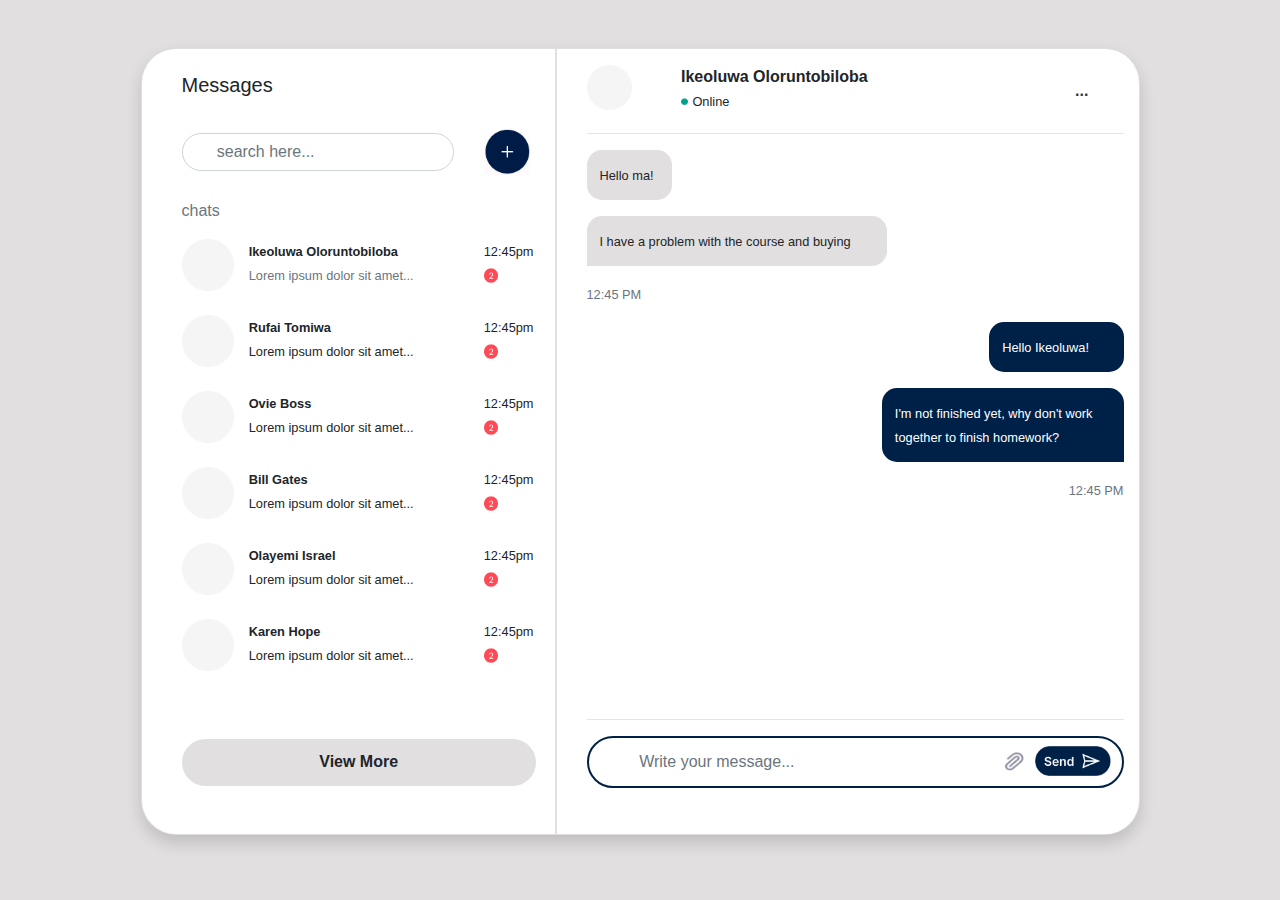
<file: index.html>
<!DOCTYPE html>
<html lang="en">
<head>
    <meta charset="UTF-8">
    <meta http-equiv="X-UA-Compatible" content="IE=edge">
    <meta name="viewport" content="width=device-width, initial-scale=1.0">
    <title>Learnr Chat</title>
    <link rel="stylesheet" href="plugins/fontawesome/css/font-awesome.min.css">
    <link rel="stylesheet" href="plugins/bootstrap/css/bootstrap.css">
    <link rel="stylesheet" href="style.css">
</head>
<body>
    
    <section class="py-5 d-none d-md-block"> 
        <div class="container">
            <div class="card shadow chat-card">

                 <div class="container">
                <div class="row">
                    <div class="col-md-5">
                            <aside class="pb-5 pt-4 chat-aside">
                                <h5>Messages</h5><br>
                                <div class="row pb-4">
                                <div class="col-9"
                                ><input type="text" placeholder="     search here..." class="form-control chat-input mt-1">
                            </div>
                                <div class="col-3">
                                    <img src="img/chat-bg.png" alt="" width="65%" class=""> 
                                </div>
                                </div>
                
                                <p class="text-secondary">chats</p>
                                    <div class="row pb-4">
                                <div class="col-md-2">
                                    <img src="img/chat-pic.png" alt="" width="140%">
                                </div>
                                <div class="col-md-7">
                                    <small><b>Ikeoluwa Oloruntobiloba</b></small> <br>
                                    <small class="text-secondary">Lorem ipsum dolor sit amet...</small>
                                </div>
                                <div class="col-md-3">
                                     <small>12:45pm</small> <br>
                                     <img src="img/chat-rect.png" alt="" width="20%">
                                </div>
                                    </div>

                
                                    <div class="row pb-4">
                                        <div class="col-md-2">
                                            <img src="img/chat-pic.png" alt="" width="140%">
                                        </div>
                                        <div class="col-md-7">
                                            <small><b>Rufai Tomiwa</b></small> <br>
                                            <small>Lorem ipsum dolor sit amet...</small>
                                        </div>
                                        <div class="col-md-3">
                                             <small>12:45pm</small> <br>
                                             <img src="img/chat-rect.png" alt="" width="20%">
                                        </div>
                                            </div>
                
                                            <div class="row pb-4">
                                                <div class="col-md-2">
                                                    <img src="img/chat-pic.png" alt="" width="140%">
                                                </div>
                                                <div class="col-md-7">
                                                    <small><b>Ovie Boss</b></small> <br>
                                                    <small>Lorem ipsum dolor sit amet...</small>
                                                </div>
                                                <div class="col-md-3">
                                                     <small>12:45pm</small> <br>
                                                     <img src="img/chat-rect.png" alt=""  width="20%">
                                                </div>
                                                    </div>
                
                                                    <div class="row pb-4">
                                                        <div class="col-md-2">
                                                            <img src="img/chat-pic.png" alt="" width="140%">
                                                        </div>
                                                        <div class="col-md-7">
                                                            <small><b>Bill Gates</b></small> <br>
                                                            <small>Lorem ipsum dolor sit amet...</small>
                                                        </div>
                                                        <div class="col-md-3">
                                                            <small>12:45pm</small> <br>
                                                            <img src="img/chat-rect.png" alt=""  width="20%">
                                                       </div>
                                                            </div>
                                         
                
                                            <div class="row pb-4">
                                                <div class="col-md-2">
                                                    <img src="img/chat-pic.png" alt="" width="140%">
                                                </div>
                                                <div class="col-md-7">
                                                    <small><b>Olayemi Israel</b></small> <br>
                                                    <small>Lorem ipsum dolor sit amet...</small>
                                                </div>
                                                <div class="col-md-3">
                                                    <small>12:45pm</small> <br>
                                                    <img src="img/chat-rect.png" alt=""  width="20%">
                                               </div>
                                                    </div>
                            
                
                                    <div class="row pb-5">
                                        <div class="col-md-2">
                                            <img src="img/chat-pic.png" alt="" width="140%">
                                        </div>
                                        <div class="col-md-7">
                                            <small><b>Karen Hope</b></small> <br>
                                            <small>Lorem ipsum dolor sit amet...</small>
                                        </div>
                                        <div class="col-md-3 pb-4">
                                            <small>12:45pm</small> <br>
                                            <img src="img/chat-rect.png" alt=""  width="20%">
                                       </div>
                                            </div>
                
                
                                            <input type="submit" value="View More" class="form-control btn btn-chat" />
                          
                            </aside>
                        </div>
                        <div class="col-md-7 pt-3">
                            <div class="row chat-ike">
                                <div class="col-md-2">
                                    <img src="img/chat-pic.png" alt="" width="70%">
                                </div>
                                <div class="col-md-8">
                                    <b>Ikeoluwa Oloruntobiloba</b><br>
                                    <img src="img/chat-indi.png" alt="" width="2%"> <small>Online</small> 
                                </div>
                                <div class="col-md-2 chat-dropdown">
                                    <a href="#" class="chat-dropbtn text-dark"><b>...</b></a>
                                    <div class="chat-dropdown-content">
                                        <a href="#"><small>Delete</small></a>
                                        <a href="#"><small>Block</small></a>
                                        <a href="#"><small>Report</small></a>
                                        <a href="#"><small>Mute</small></a>
                                      </div>
                                </div>
                            </div>
                            <hr>

                            <div class="pb-3">
                            <p class="chat-hello"><small>Hello ma!</small></p>
                            <p class="chat-hellos"><small>I have a problem with the course and buying</small> </p>
                            <small class="text-secondary">12:45 PM</small>
                            </div>

                            <div class="chat-space">
                                <p class="chat-autos"><small>Hello Ikeoluwa!</small> </p>
                                <p class="chat-auto"><small>I'm not finished yet, why don't work 
                                    together to finish homework?</small></p>
                                <p class="text-secondary text-right pb-5"><small>12:45 PM</small> </p>
                                </div>


                            <div class="row">
                                <div class="col-md-12">
                                    <hr>
                                    <input type="text" placeholder="      Write your message..." class="form-control chatinput p-4">
                                   <a href="" class=""> <img src="img/chat-layer.png " alt="" class="btn chat-layer"></a>
                                    <a href="" class=""><img src="img/chat-send.png" alt="" class="btn chat-send"></a>
                                </div>
                            </div>



                        </div>
                    </div>
                </div>
        </div>
        </div>
    </section>

                <!-- RESPONSIVENESS -->


                <section class="d-flex d-md-none">
                    <div class="chat-contain">
                        <div class="card shadow chat-card">
                            <div class="container-fluid">
                <aside class="pb-5 pt-4">
                    <h3>Messages</h3><br>
                    <div class="row pb-4">
                    <div class="col-9"
                    ><input type="text" placeholder="                Search here..." class="form-control chat-input">
                    <i class="fa fa-search chat-search"></i>
                </div>
                    <div class="col-3">
                        <a href="convoscreen.html" class=""><img src="img/chat-bg.png" alt="" width="70%"> </a>
                    </div>
                    </div>
    
                       
                    <p class="chat-zerostate text-secondary">You have no New Messages</p>
                        
              
                </aside>

            </div>
        </div>
        </div>
    </section>

</body>
</html>
</file>
<file: style.css>
*{
    margin: 0;
    padding: 0;
    box-sizing: border-box;
}
body{
    background: #e1dfdf;
}
.chat-aside{
    border-right: 2px solid #e1dfdf;
}
.chat-card{
    border-radius: 35px;
    margin: auto;
    width: 90%;
}
.card .container{
    padding-left: 40px;
}
.chat-auto{
    width: 45%;
    margin-left: auto;
    padding: 13px;
    border-radius: 15px 15px 0px 15px;
    background: #002147;
    color: white;
}
.chat-autos{
    width: 25%;
    margin-left: auto;
    padding: 13px;
    border-radius: 15px;
    background: #002147;
    color: white;
}
.chat-hellos{
    width: 56%;
    padding: 13px;
    border-radius: 15px 15px 15px 0px;
    background: #e1dfdf;
}
.chat-hello{
    width: 16%;
    padding: 13px;
    border-radius: 15px;
    background: #e1dfdf;
}
.chat-space{
    padding-bottom: 137px;
    position: relative;
}
.chat-input{
    border-radius: 50px;
}
.chatinput{
    position: relative;
    border-radius: 50px;
    border: 2px solid #002147;
}
.btn-chat{
    background: #e1dfdf;
    border-radius: 50px;
    padding-top: 10px;
    padding-bottom: 35px;
    font-weight: 600;
    width: 95%;
}
.chat-send{
    position: absolute;
    bottom: 5px;
    left: 450px;
    width: 18%;
}
.chat-layer{
    position: absolute;
    bottom: 10px;
    left: 420px;
    width: 8%;
}
.chat-dropbtn {
    display: inline-block;
    color: white;
    text-align: center;
    padding: 14px 16px;
    text-decoration: none;
}
.chat-dropbtn:hover {
    text-decoration: none;
}
.chat-dropdown {
    display: inline-block;
}
  
.chat-dropdown-content {
    display: none;
    position: absolute;
    background: #f9f9f9;
    min-width: 150px;
    box-shadow: 0px 8px 16px 0px rgba(0,0,0,0.2);
    z-index: 1;
    margin-top: 1px;
}
  
.chat-dropdown-content a {
    color: black;
    padding: 10px;
    text-decoration: none;
    display: block;
    text-align: left;
}
.chat-dropdown-content a :hover{
    padding: 10px;
    text-decoration: none;
    display: block;
    text-align: left;
    background-color: #f1f1f1;
}
  
.chat-dropdown:hover .chat-dropdown-content {
    display: block;
}

@media (min-width: 0px) and (max-width: 576px) {
    .chat-card{
        width: 100%;
        height: 100vh;
        margin-left: 5px;
        margin-top: 20px;
    }
    .chat-input{
        border-radius: 50px;
        border: 2px solid rgba(0, 0, 0, 0.296);
    }
    .chat-contain{
        width: 100%;
    }
    .chat-search{
        position: absolute;
        bottom: 16px;
        left: 40px;
    }
    .chat-card{
        border-radius: 0px;
    }
    .chat-zerostate{
        text-align: center;
        margin-top: 250px;
    }
    .convo-chat{
        color: black;
        text-decoration: none;
    }
    .convo-chat:hover{
        color: black;
        text-decoration: none;
    }
    .chat-autos{
        width: 30%;
        margin-left: auto;
        padding: 13px;
        border-radius: 15px 15px 0px 15px;
        background: #002147;
        color: white;
    }
    .chat-hello{
        margin-top: 50px;
        width: 30%;
        padding: 13px;
        border-radius: 15px 15px 15px 0px;
        background: #e1dfdf;
    }
    .chat-dropdown-content {
        min-width: 0px;
    }
    hr{
       border:2px solid #E1DFDF ; 
    }

    .chat-zero{
        margin-top: 200px;
    }
    .chat-layer{
        position: absolute;
        left: 390px;
        width: 9%;
    }
    .chat-send{
        position: absolute;
        left: 250px;
        width: 40%;
        padding-right: 50px;
    }
    .chat-message{
        margin-top: 120px;
    }
}

@media (min-width: 576px) and  (max-width: 767px){
    .chat-card{
        width: 100%;
        height: 100vh;
        margin-left: 9px;
        margin-top: 120px;
    }
    .chat-input{
        border-radius: 50px;
        border: 2px solid rgba(0, 0, 0, 0.296);
    }
    .chat-contain{
        width: 97%;
    }
    .chat-search{
        position: absolute;
        bottom: 22px;
        left: 40px;
    }
    .chat-card{
        border-radius: 0px;
    }
    .chat-zerostate{
        text-align: center;
        margin-top: 250px;
    }
    .convo-chat{
        color: black;
        text-decoration: none;
    }
    .convo-chat:hover{
        color: black;
        text-decoration: none;
    }
    .chat-autos{
        width: 30%;
        margin-left: auto;
        padding: 13px;
        border-radius: 15px 15px 0px 15px;
        background: #002147;
        color: white;
    }
    .chat-hello{
        margin-top: 50px;
        width: 30%;
        padding: 13px;
        border-radius: 15px 15px 15px 0px;
        background: #e1dfdf;
    }
    .chat-dropdown-content {
        min-width: 50px;
    }
    hr{
       border:2px solid #E1DFDF ; 
    }

    .chat-zero{
        margin-top: 200px;
    }
    .chat-layer{
        position: absolute;
        left: 530px;
        width: 8%;
        top: 35px;

    }
    .chat-send{
        position: absolute;
        left: 585px;
        top: 35px;
    }
    .chat-message{
        margin-top: 320px;
    }
}

@media(min-width: 768px) and (max-width: 991px){
    .chat-card{
        width: 100%;
        height: 100vh;
        margin-left: 9px;
        margin-top: 120px;
    }
    .chat-input{
        border-radius: 50px;
        border: 2px solid rgba(0, 0, 0, 0.296);
    }
    .chat-contain{
        width: 100%;
    }
    .chat-search{
        position: absolute;
        bottom: 22px;
        left: 40px;
    }
    .chat-card{
        border-radius: 0px;
    }
    .chat-zerostate{
        text-align: center;
        margin-top: 250px;
    }
    .convo-chat{
        color: black;
        text-decoration: none;
    }
    .convo-chat:hover{
        color: black;
        text-decoration: none;
    }
    .chat-autos{
        width: 30%;
        margin-left: auto;
        padding: 13px;
        border-radius: 15px 15px 0px 15px;
        background: #002147;
        color: white;
    }
    .chat-hello{
        margin-top: 50px;
        width: 30%;
        padding: 13px;
        border-radius: 15px 15px 15px 0px;
        background: #e1dfdf;
    }
    .chat-dropdown-content {
        min-width: 50px;
    }
    hr{
       border:2px solid #E1DFDF ; 
    }

    .chat-zero{
        margin-top: 200px;
    }
    .chat-layer{
        position: absolute;
        left: 530px;
        width: 8%;
        top: 35px;

    }
    .chat-send{
        position: absolute;
        left: 585px;
        top: 35px;
    }
    .chat-message{
        margin-top: 320px;
    }
}

@media(min-width: 992px) and (max-width: 1199px){

}
</file>
